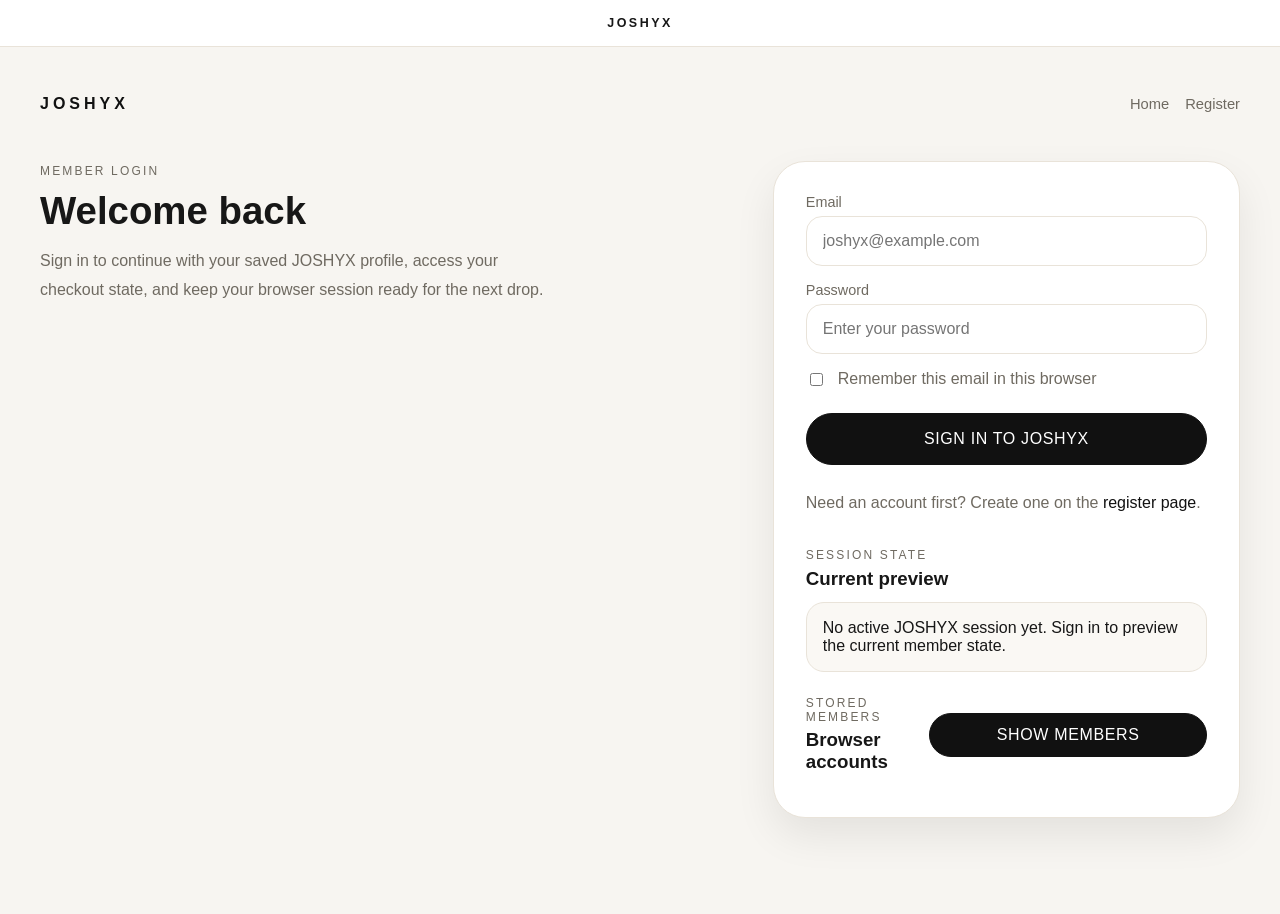
<file: JOSHYX/html.project/login/index.html>
<!DOCTYPE html>
<html lang="en">
<head>
  <meta charset="UTF-8">
  <meta name="viewport" content="width=device-width, initial-scale=1.0">
  <title>JOSHYX Login</title>
  <link rel="stylesheet" href="styles.css">
  <script src="script.js" defer></script>
</head>
<body>
  <div class="announcement">JOSHYX</div>
  <div class="page-shell auth-shell">
    <header class="site-header">
      <a class="brand" href="../Home/index.html">Joshyx</a>
      <nav class="header-actions">
        <a href="../Home/index.html">Home</a>
        <a href="../register/index.html">Register</a>
      </nav>
    </header>

    <main class="auth-page" style="padding: 2rem 0;">
      <section class="collection-head" style="padding: 0;">
        <div>
          <p class="section-label">Member login</p>
          <h1 style="margin-top: 0.5rem;">Welcome back</h1>
          <p style="max-width: 520px; color: var(--muted);">Sign in to continue with your saved JOSHYX profile, access your checkout state, and keep your browser session ready for the next drop.</p>
        </div>
      </section>

      <section class="products" style="display: block; gap: 0; padding: 0;">
        <article class="product-card" style="padding: 2rem; border-radius: 32px; box-shadow: var(--shadow); background: #fff;">
          <form id="loginForm" novalidate>
            <label class="field" style="display: block; margin-bottom: 1rem;">
              <span style="display: block; margin-bottom: 0.35rem; font-size: 0.9rem; color: var(--muted);">Email</span>
              <input id="email" name="email" type="email" placeholder="joshyx@example.com" autocomplete="email" required style="width: 100%; padding: 0.95rem 1rem; border: 1px solid var(--line); border-radius: 16px;">
            </label>

            <label class="field" style="display: block; margin-bottom: 1rem;">
              <span style="display: block; margin-bottom: 0.35rem; font-size: 0.9rem; color: var(--muted);">Password</span>
              <input id="password" name="password" type="password" placeholder="Enter your password" autocomplete="current-password" required style="width: 100%; padding: 0.95rem 1rem; border: 1px solid var(--line); border-radius: 16px;">
            </label>

            <label class="toggle-row" style="display: flex; align-items: center; gap: 0.75rem; margin-bottom: 1.5rem;">
              <input id="rememberMe" name="rememberMe" type="checkbox" style="width: auto;">
              <span style="color: var(--muted);">Remember this email in this browser</span>
            </label>

            <button class="btn-buy" type="submit" style="width: 100%; border-radius: 999px;">Sign in to JOSHYX</button>
            <p id="statusMessage" class="form-message" role="status" aria-live="polite" style="margin-top: 1rem;"></p>
          </form>

          <p class="field-note" style="margin-top: 1.5rem; color: var(--muted);">
            Need an account first? Create one on the <a class="footer-link" href="../register/index.html">register page</a>.
          </p>

          <section class="saved-section" aria-labelledby="sessionTitle" style="margin-top: 2rem;">
            <div class="saved-header" style="margin-bottom: 0.75rem;">
              <div>
                <p class="micro-label">Session state</p>
                <h3 id="sessionTitle" style="margin: 0;">Current preview</h3>
              </div>
            </div>
            <div id="sessionPreview" class="saved-list"></div>
          </section>

          <section class="saved-section" aria-labelledby="memberListTitle" style="margin-top: 1.5rem;">
            <div class="saved-header" style="display: flex; justify-content: space-between; align-items: center; gap: 1rem; margin-bottom: 0.75rem;">
              <div>
                <p class="micro-label">Stored members</p>
                <h3 id="memberListTitle" style="margin: 0;">Browser accounts</h3>
              </div>
              <button id="toggleMembers" class="btn-cart" type="button" style="padding: 0.75rem 1rem; border-radius: 999px;">Show members</button>
            </div>
            <div id="savedMembers" class="saved-list" hidden></div>
          </section>
        </article>
      </section>
    </main>
  </div>
</body>
</html>
</file>
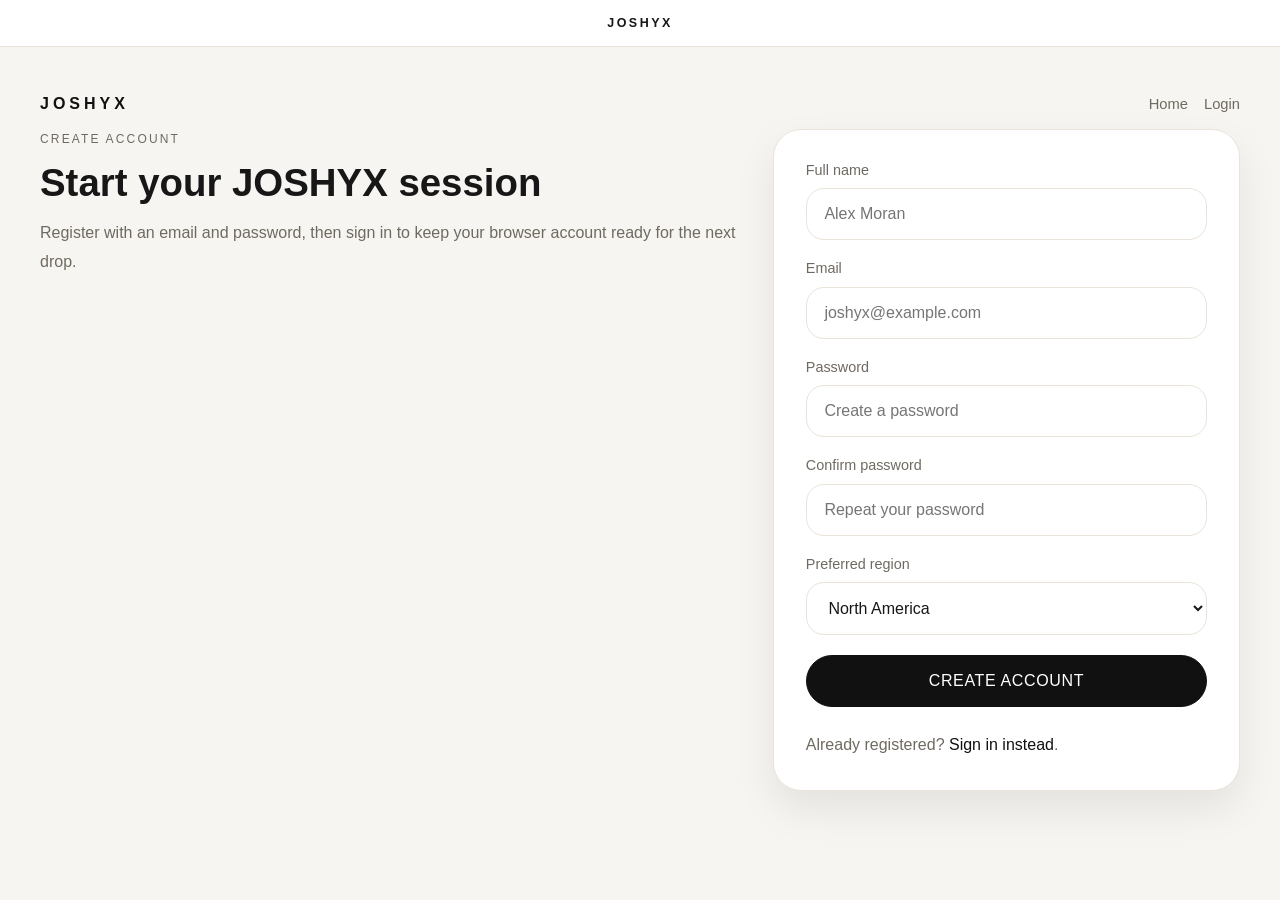
<file: JOSHYX/html.project/register/index.html>
<!DOCTYPE html>
<html lang="en">
<head>
  <meta charset="UTF-8">
  <meta name="viewport" content="width=device-width, initial-scale=1.0">
  <title>JOSHYX Register</title>
  <link rel="stylesheet" href="../login/styles.css">
  <script src="script.js" defer></script>
</head>
<body>
  <div class="announcement">JOSHYX</div>
  <div class="page-shell auth-shell">
    <header class="site-header">
      <a class="brand" href="../Home/index.html">Joshyx</a>
      <nav class="header-actions">
        <a href="../Home/index.html">Home</a>
        <a href="../login/index.html">Login</a>
      </nav>
    </header>

    <main class="auth-page">
      <section class="collection-head">
        <div>
          <p class="section-label">Create account</p>
          <h1>Start your JOSHYX session</h1>
          <p>Register with an email and password, then sign in to keep your browser account ready for the next drop.</p>
        </div>
      </section>

      <section class="products">
        <article class="product-card">
          <form id="registerForm" novalidate>
            <label class="field">
              <span>Full name</span>
              <input id="fullName" name="fullName" type="text" placeholder="Alex Moran" autocomplete="name" required>
            </label>

            <label class="field">
              <span>Email</span>
              <input id="email" name="email" type="email" placeholder="joshyx@example.com" autocomplete="email" required>
            </label>

            <label class="field">
              <span>Password</span>
              <input id="password" name="password" type="password" placeholder="Create a password" autocomplete="new-password" required>
            </label>

            <label class="field">
              <span>Confirm password</span>
              <input id="confirmPassword" name="confirmPassword" type="password" placeholder="Repeat your password" autocomplete="new-password" required>
            </label>

            <label class="field">
              <span>Preferred region</span>
              <select id="region" name="region">
                <option value="North America">North America</option>
                <option value="Europe">Europe</option>
                <option value="Asia">Asia</option>
                <option value="Other">Other</option>
              </select>
            </label>

            <button class="btn-buy" type="submit">Create account</button>
            <p id="statusMessage" class="form-message" role="status" aria-live="polite"></p>
          </form>

          <p class="field-note">
            Already registered? <a class="footer-link" href="../login/index.html">Sign in instead</a>.
          </p>
        </article>
      </section>
    </main>
  </div>
</body>
</html>
</file>
<file: JOSHYX/html.project/login/styles.css>
:root {
  --bg: #f7f5f1;
  --panel: #ffffff;
  --line: #e9e3d9;
  --text: #171717;
  --muted: #6f6a61;
  --accent: #111111;
  --shadow: 0 18px 40px rgba(17, 17, 17, 0.08);
  --radius: 28px;
  --max-width: 1200px;
}

* {
  box-sizing: border-box;
}

html {
  scroll-behavior: smooth;
}

body {
  margin: 0;
  min-height: 100vh;
  font-family: "Manrope", sans-serif;
  color: var(--text);
  background: var(--bg);
}

a {
  color: var(--accent);
  text-decoration: none;
}

button,
input,
select {
  font: inherit;
}

button {
  cursor: pointer;
}

.announcement {
  padding: 1rem;
  text-align: center;
  font-size: 0.78rem;
  font-weight: 700;
  letter-spacing: 0.2em;
  text-transform: uppercase;
  background: #fff;
  border-bottom: 1px solid var(--line);
}

.page-shell {
  width: min(var(--max-width), calc(100% - 2rem));
  margin: 0 auto;
  padding: 2rem 0 4rem;
}

.site-header {
  display: flex;
  justify-content: space-between;
  align-items: center;
  gap: 1rem;
  padding: 1rem 0;
}

.brand {
  font-family: "Syne", sans-serif;
  font-size: 1rem;
  font-weight: 700;
  letter-spacing: 0.25em;
  text-transform: uppercase;
}

.header-actions {
  display: flex;
  align-items: center;
  gap: 1rem;
  flex-wrap: wrap;
}

.header-actions a {
  color: var(--muted);
  font-size: 0.92rem;
}

.auth-page {
  display: grid;
  gap: 2rem;
}

.collection-head {
  padding-bottom: 1rem;
}

.section-label {
  margin: 0;
  color: var(--muted);
  font-size: 0.75rem;
  letter-spacing: 0.18em;
  text-transform: uppercase;
}

.collection-head h1 {
  margin: 0.75rem 0 1rem;
  font-size: clamp(2rem, 3vw, 3rem);
  line-height: 1.05;
}

.collection-head p {
  max-width: 52rem;
  margin: 0;
  color: var(--muted);
  line-height: 1.8;
}

.products {
  display: block;
}

.product-card {
  background: var(--panel);
  border: 1px solid var(--line);
  border-radius: var(--radius);
  box-shadow: var(--shadow);
  padding: 2rem;
}

.field {
  display: block;
  margin-bottom: 1.25rem;
}

.field span {
  display: block;
  margin-bottom: 0.65rem;
  color: var(--muted);
  font-size: 0.9rem;
}

.field input,
.field select {
  width: 100%;
  padding: 1rem 1.1rem;
  border: 1px solid var(--line);
  border-radius: 18px;
  background: #fff;
  color: var(--text);
}

.toggle-row {
  display: flex;
  align-items: center;
  gap: 0.75rem;
  margin-bottom: 1.5rem;
  color: var(--muted);
}

.btn-buy,
.btn-cart {
  display: inline-flex;
  align-items: center;
  justify-content: center;
  width: 100%;
  padding: 1rem 1.2rem;
  border: 1px solid var(--accent);
  border-radius: 999px;
  background: var(--accent);
  color: #fff;
  text-transform: uppercase;
  letter-spacing: 0.04em;
  transition: background-color 0.2s ease, color 0.2s ease;
}

.btn-buy:hover,
.btn-cart:hover {
  background: #000;
}

.form-message {
  margin: 0.85rem 0 0;
  color: var(--muted);
  font-size: 0.95rem;
}

.field-note {
  margin: 1.5rem 0 0;
  color: var(--muted);
  line-height: 1.7;
}

.saved-section {
  margin-top: 2rem;
}

.saved-header {
  display: flex;
  justify-content: space-between;
  align-items: center;
  gap: 1rem;
  margin-bottom: 1rem;
}

.micro-label {
  margin: 0 0 0.35rem;
  color: var(--muted);
  font-size: 0.75rem;
  letter-spacing: 0.18em;
  text-transform: uppercase;
}

.saved-list {
  display: grid;
  gap: 1rem;
}

.saved-card,
.saved-empty {
  background: #faf8f4;
  border: 1px solid var(--line);
  border-radius: 18px;
  padding: 1rem;
}

.saved-card strong {
  display: block;
  margin-bottom: 0.65rem;
}

.saved-card span {
  display: block;
  color: var(--muted);
  line-height: 1.6;
}

.ghost-button {
  display: inline-flex;
  align-items: center;
  justify-content: center;
  padding: 0.95rem 1.2rem;
  border: 1px solid var(--accent);
  border-radius: 999px;
  background: transparent;
  color: var(--accent);
}

@media (min-width: 960px) {
  .auth-page {
    grid-template-columns: 1.2fr 0.8fr;
    align-items: start;
  }
}

@media (max-width: 760px) {
  .site-header {
    flex-direction: column;
    align-items: flex-start;
  }

  .header-actions {
    width: 100%;
    justify-content: flex-start;
  }
}
</file>
